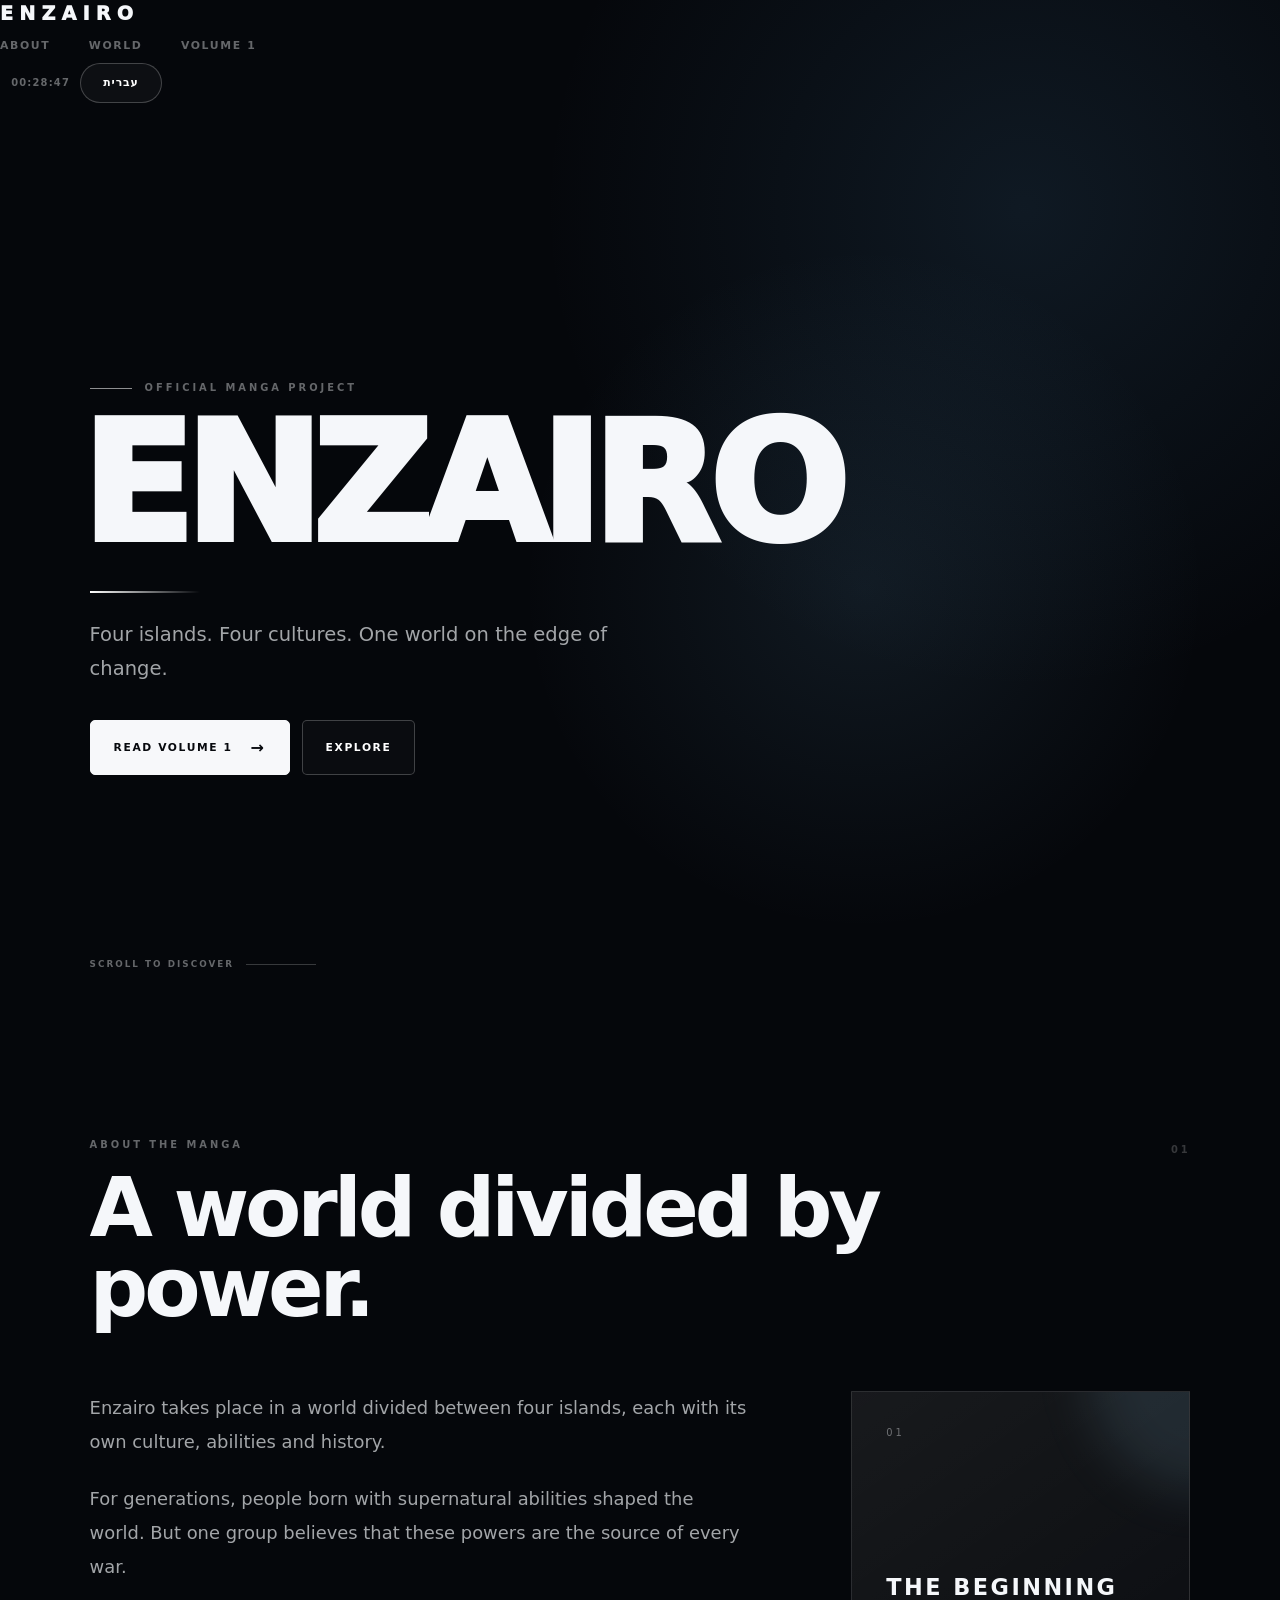
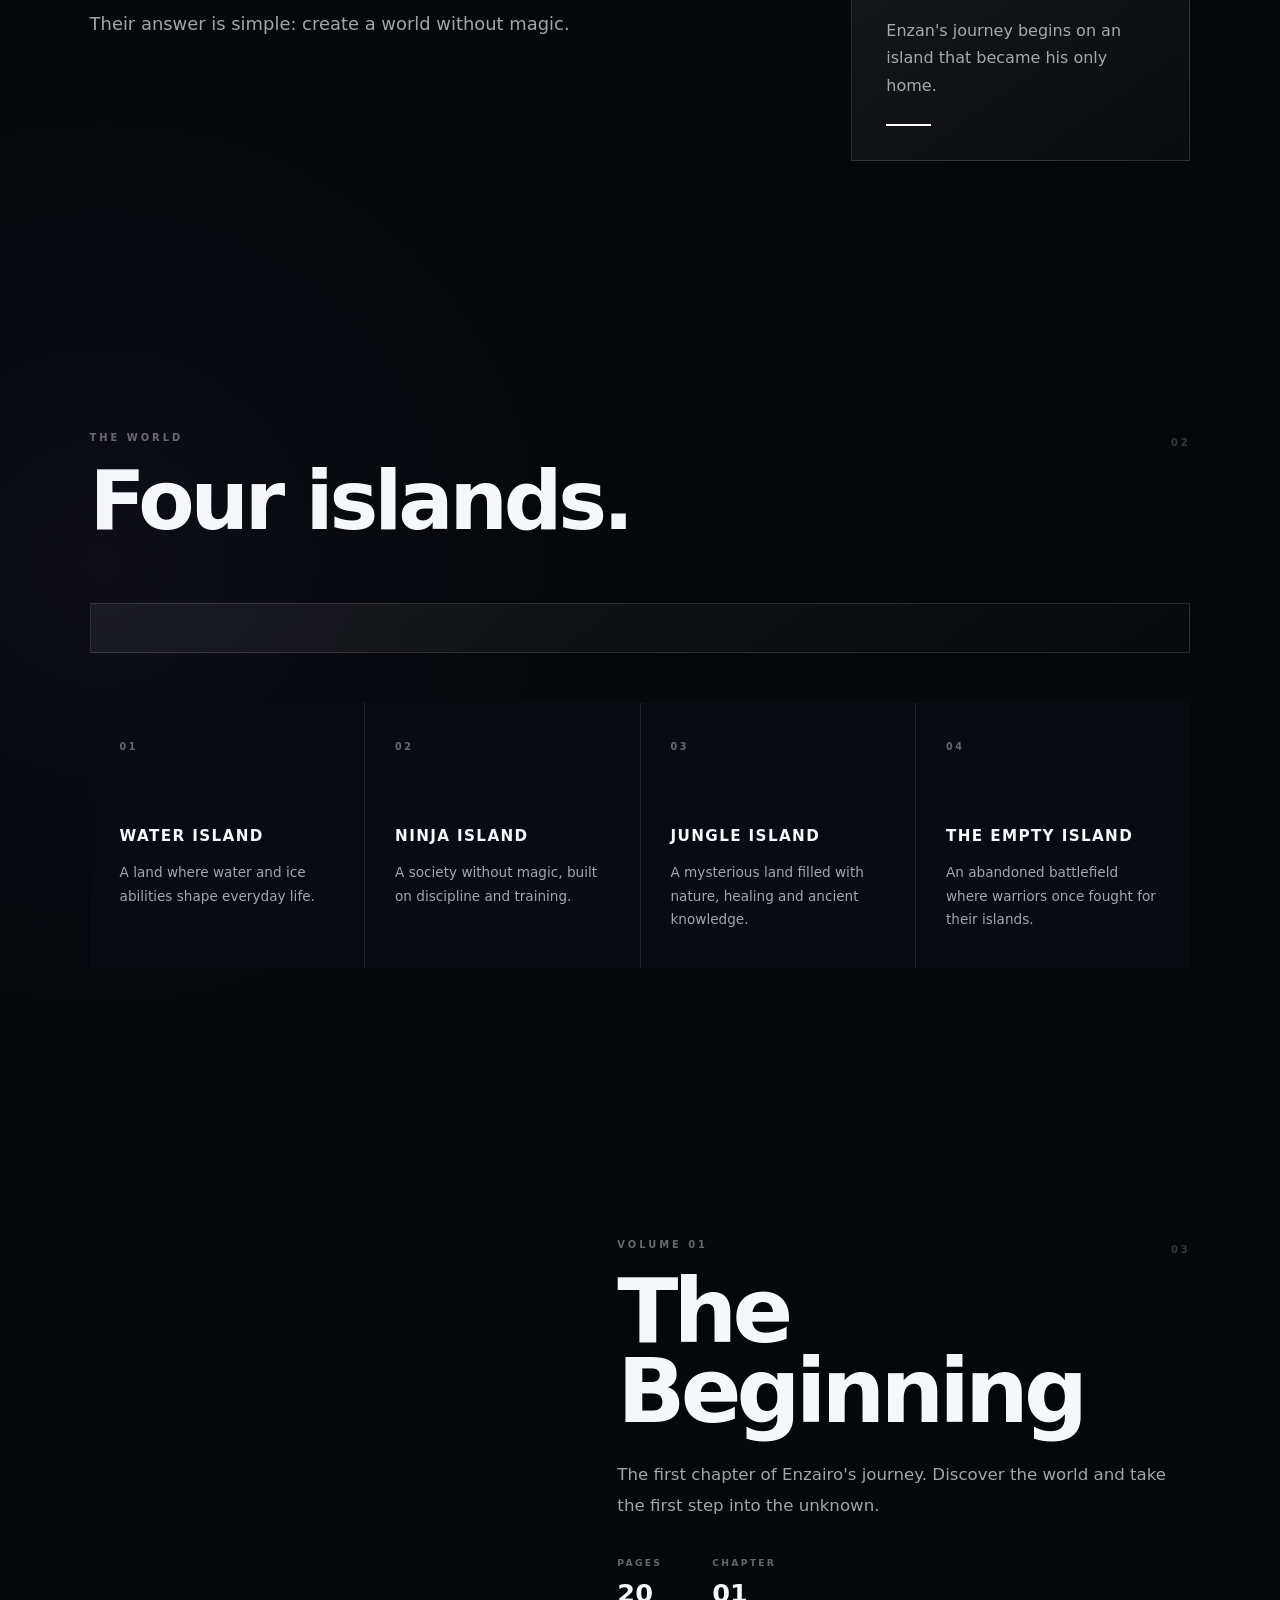
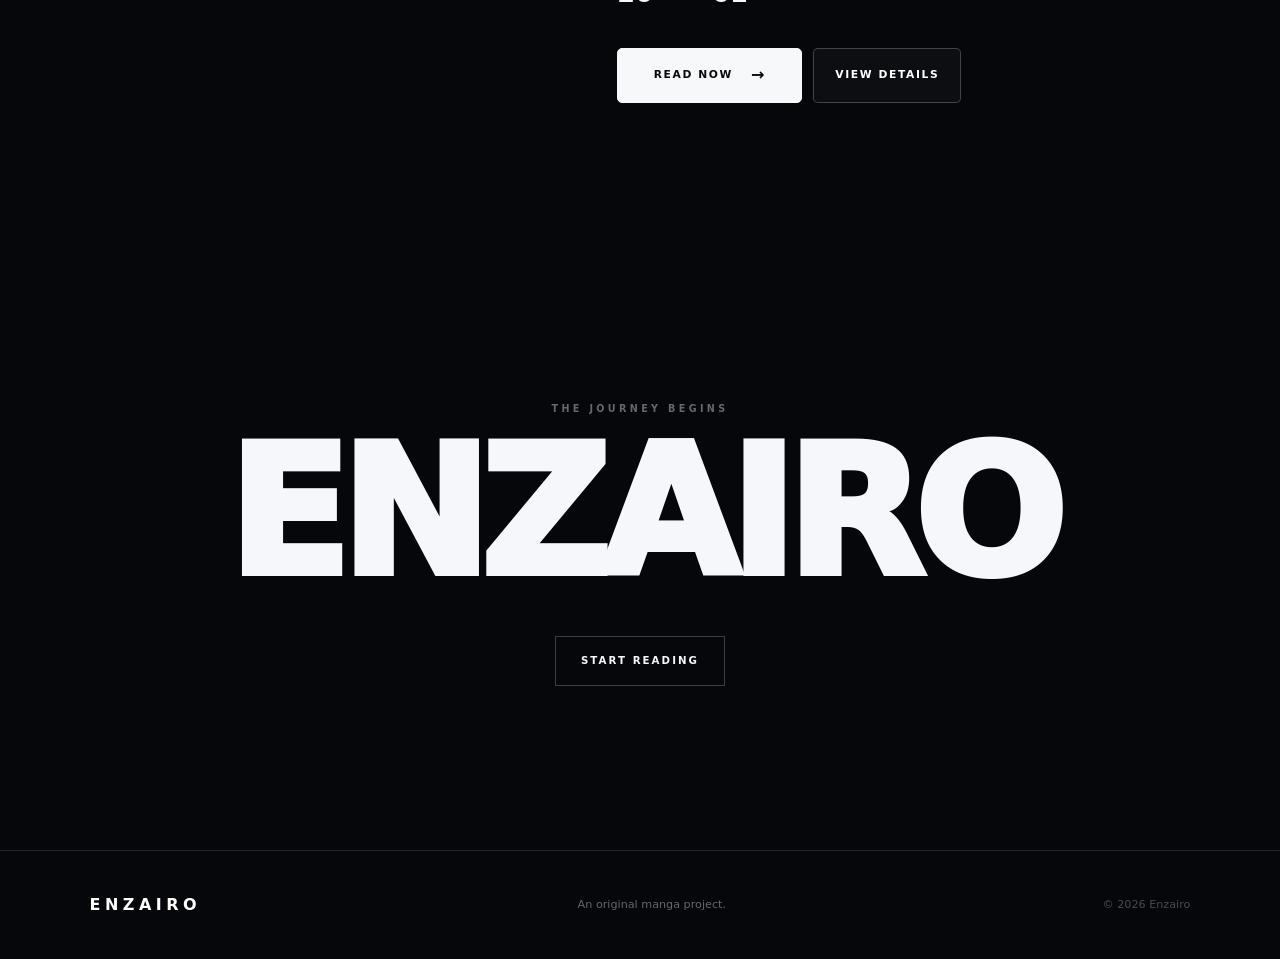
<file: index.html>
<!DOCTYPE html>
<html lang="en">
<head>
    <meta charset="UTF-8">
    <meta name="viewport" content="width=device-width, initial-scale=1.0">
    <meta name="theme-color" content="#06080d">
    <meta name="description" content="Enzairo — an original manga project. Explore the world and read Volume 1.">

    <title>Enzairo — Official Manga</title>

    <link rel="stylesheet" href="style.css">
</head>

<body>

    <!-- BACKGROUND -->
    <div class="background">
        <div class="glow glow-one"></div>
        <div class="glow glow-two"></div>
        <div class="noise"></div>
    </div>

    <!-- NAVBAR -->
    <header class="navbar">

        <a href="index.html" class="logo">
            ENZAIRO
        </a>

        <nav aria-label="Main navigation">
            <a href="#about" data-i18n="navAbout">About</a>
            <a href="#world" data-i18n="navWorld">World</a>
            <a href="#volume" data-i18n="navVolume">Volume 1</a>
        </nav>

        <div class="nav-tools">
            <span id="clock" class="clock" aria-label="Israel time">00:00:00</span>
            <button id="languageBtn" class="language-button" type="button" aria-label="Change language">עברית</button>
            <button id="menuButton" class="menu-button" type="button" aria-label="Open menu" aria-expanded="false">☰</button>
        </div>

    </header>


    <!-- HERO -->
    <main>

        <section class="hero">

            <div class="hero-content reveal">

                <div class="eyebrow">
                    <span></span>
                    <p data-i18n="official">OFFICIAL MANGA PROJECT</p>
                </div>

                <h1>
                    ENZAIRO
                </h1>

                <div class="hero-line"></div>

                <p class="hero-subtitle" data-i18n="heroSubtitle">
                    Four islands. Four cultures. One world on the edge of change.
                </p>

                <div class="hero-buttons">

                    <a href="reader.html" class="button button-primary">
                        <span data-i18n="readVolume">READ VOLUME 1</span>
                        <span class="arrow">→</span>
                    </a>

                    <a href="#world" class="button button-secondary">
                        <span data-i18n="explore">EXPLORE</span>
                    </a>

                </div>

            </div>

            <div class="scroll-indicator">
                <span data-i18n="scroll">SCROLL TO DISCOVER</span>
                <div></div>
            </div>

        </section>


        <!-- ABOUT -->
        <section id="about" class="section about-section">

            <div class="section-number">
                01
            </div>

            <div class="section-heading reveal">

                <p class="section-label" data-i18n="aboutLabel">
                    ABOUT THE MANGA
                </p>

                <h2 data-i18n="aboutTitle">
                    A world divided by power.
                </h2>

            </div>


            <div class="about-grid">

                <div class="about-text reveal">

                    <p data-i18n="aboutText1">
                        Enzairo takes place in a world divided between four islands,
                        each with its own culture, abilities and history.
                    </p>

                    <p data-i18n="aboutText2">
                        For generations, people born with supernatural abilities
                        shaped the world. But one group believes that these powers
                        are the source of every war.
                    </p>

                    <p data-i18n="aboutText3">
                        Their answer is simple: create a world without magic.
                    </p>

                </div>


                <div class="about-card reveal">

                    <div class="card-number">
                        01
                    </div>

                    <h3 data-i18n="cardTitle">
                        THE BEGINNING
                    </h3>

                    <p data-i18n="cardText">
                        Enzan's journey begins on an island that became his only home.
                    </p>

                    <div class="card-line"></div>

                </div>

            </div>

        </section>


        <!-- WORLD -->
        <section id="world" class="section world-section">

            <div class="section-number">
                02
            </div>

            <div class="section-heading reveal">

                <p class="section-label" data-i18n="worldLabel">
                    THE WORLD
                </p>

                <h2 data-i18n="worldTitle">
                    Four islands.
                </h2>

            </div>


            <div class="world-image reveal">

            </div>


            <div class="islands-grid">

                <article class="island-card reveal">

                    <span>01</span>

                    <h3 data-i18n="island1Title">
                        WATER ISLAND
                    </h3>

                    <p data-i18n="island1Text">
                        A land where water and ice abilities shape everyday life.
                    </p>

                </article>


                <article class="island-card reveal">

                    <span>02</span>

                    <h3 data-i18n="island2Title">
                        NINJA ISLAND
                    </h3>

                    <p data-i18n="island2Text">
                        A society without magic, built on discipline and training.
                    </p>

                </article>


                <article class="island-card reveal">

                    <span>03</span>

                    <h3 data-i18n="island3Title">
                        JUNGLE ISLAND
                    </h3>

                    <p data-i18n="island3Text">
                        A mysterious land filled with nature, healing and ancient knowledge.
                    </p>

                </article>


                <article class="island-card reveal">

                    <span>04</span>

                    <h3 data-i18n="island4Title">
                        THE EMPTY ISLAND
                    </h3>

                    <p data-i18n="island4Text">
                        An abandoned battlefield where warriors once fought for their islands.
                    </p>

                </article>

            </div>

        </section>


        <!-- VOLUME -->
        <section id="volume" class="section volume-section">

            <div class="section-number">
                03
            </div>

            <div class="volume-layout">

                <div class="volume-cover reveal">

                    <div class="cover-shadow"></div>

                </div>


                <div class="volume-info reveal">

                    <p class="section-label" data-i18n="volumeLabel">
                        VOLUME 01
                    </p>

                    <h2 data-i18n="volumeTitle">
                        The Beginning
                    </h2>

                    <p data-i18n="volumeDescription">
                        The first chapter of Enzairo's journey.
                        Discover the world and take the first step into the unknown.
                    </p>

                    <div class="volume-meta">

                        <div>
                            <span data-i18n="pagesLabel">PAGES</span>
                            <strong>20</strong>
                        </div>

                        <div>
                            <span data-i18n="chapterLabel">CHAPTER</span>
                            <strong>01</strong>
                        </div>

                    </div>

                    <div class="volume-actions">
                        <a href="reader.html" class="button button-primary large"><span data-i18n="readNow">READ NOW</span><span class="arrow">→</span></a>
                        <button id="detailsButton" class="details-button" type="button" data-i18n="details">VIEW DETAILS</button>
                    </div>

                </div>

            </div>

        </section>


        <!-- FINAL CTA -->
        <section class="final-section reveal">

            <p data-i18n="finalLabel">
                THE JOURNEY BEGINS
            </p>

            <h2>
                ENZAIRO
            </h2>

            <a href="reader.html" class="final-button" data-i18n="startReading">
                START READING
            </a>

        </section>

    </main>

    <div id="volumeModal" class="modal" aria-hidden="true">
        <div class="modal-panel" role="dialog" aria-modal="true" aria-labelledby="modalTitle">
            <button id="modalClose" class="modal-close" type="button" aria-label="Close">×</button>
            <div class="modal-grid">
                <div>
                    <p class="section-label" data-i18n="volumeLabel">VOLUME 01</p>
                    <h2 id="modalTitle" data-i18n="volumeTitle">The Beginning</h2>
                    <p data-i18n="modalDescription">The first volume of Enzairo. Explore the story one page at a time.</p>
                    <div class="modal-list" aria-label="Volume pages">
                        <button class="modal-page" data-page="1">01</button><button class="modal-page" data-page="2">02</button><button class="modal-page" data-page="3">03</button><button class="modal-page" data-page="4">04</button>
                        <button class="modal-page" data-page="5">05</button><button class="modal-page" data-page="6">06</button><button class="modal-page" data-page="7">07</button><button class="modal-page" data-page="8">08</button>
                        <button class="modal-page" data-page="9">09</button><button class="modal-page" data-page="10">10</button><button class="modal-page" data-page="11">11</button><button class="modal-page" data-page="12">12</button>
                        <button class="modal-page" data-page="13">13</button><button class="modal-page" data-page="14">14</button><button class="modal-page" data-page="15">15</button><button class="modal-page" data-page="16">16</button>
                        <button class="modal-page" data-page="17">17</button><button class="modal-page" data-page="18">18</button><button class="modal-page" data-page="19">19</button><button class="modal-page" data-page="20">20</button>
                    </div>
                </div>
            </div>
        </div>
    </div>

    <!-- FOOTER -->
    <footer>

        <div class="footer-logo">
            ENZAIRO
        </div>

        <p data-i18n="footer">
            An original manga project.
        </p>

        <p class="copyright">
            © 2026 Enzairo
        </p>

    </footer>


    <script src="reader.js"></script>

</body>
</html>
</file>
<file: style.css>
:root{
  --bg:#05070b;--bg-2:#090d14;--surface:rgba(255,255,255,.055);--surface-2:rgba(255,255,255,.085);
  --line:rgba(255,255,255,.12);--line-strong:rgba(255,255,255,.22);--text:#f5f7fa;--muted:rgba(245,247,250,.66);--dim:rgba(245,247,250,.4);
  --accent:#b9ddf7;--max:1380px;--ease:cubic-bezier(.2,.8,.2,1);
}
*{box-sizing:border-box;margin:0;padding:0}html{scroll-behavior:smooth;background:var(--bg)}body{min-width:320px;overflow-x:hidden;background:radial-gradient(circle at 80% 5%,rgba(77,137,184,.14),transparent 30rem),radial-gradient(circle at 8% 52%,rgba(107,83,139,.09),transparent 28rem),var(--bg);color:var(--text);font-family:Inter,ui-sans-serif,system-ui,-apple-system,BlinkMacSystemFont,"Segoe UI",Arial,sans-serif;line-height:1.5}body::selection{background:#fff;color:#05070b}a{color:inherit;text-decoration:none}button{font:inherit}img{max-width:100%;height:auto}main{position:relative}
.background{position:fixed;inset:0;pointer-events:none;z-index:-2;overflow:hidden}.glow{position:absolute;width:38rem;height:38rem;border-radius:50%;filter:blur(45px);opacity:.08}.glow-one{right:-18rem;top:-14rem;background:#4d8bb9}.glow-two{left:-20rem;bottom:-18rem;background:#67517e;}.noise{display:none}
50%{transform:translate3d(2rem,-2rem,0)}}
.navbar{position:fixed;inset:0 0 auto;height:78px;padding:0 clamp(18px,5vw,76px);display:flex;align-items:center;justify-content:space-between;gap:25px;z-index:1000;border-bottom:1px solid transparent;background:rgba(5,7,11,.46);backdrop-filter:blur(22px) saturate(145%);transition:.35s var(--ease)}.navbar.scrolled{height:68px;background:rgba(5,7,11,.9);border-color:var(--line)}.logo,.reader-logo{font-weight:950;letter-spacing:.32em;font-size:1.2rem;white-space:nowrap;transition:.3s var(--ease)}.logo:hover,.reader-logo:hover{letter-spacing:.4em}.navbar nav{display:flex;align-items:center;gap:clamp(20px,3vw,48px)}.navbar nav a{position:relative;padding:9px 0;color:var(--dim);font-size:.68rem;font-weight:800;letter-spacing:.15em;text-transform:uppercase;transition:.25s ease}.navbar nav a::after{content:"";position:absolute;left:0;right:100%;bottom:0;height:2px;background:#fff;transition:.3s var(--ease)}.navbar nav a:hover,.navbar nav a.active{color:#fff}.navbar nav a:hover::after,.navbar nav a.active::after{right:0}.nav-tools{display:flex;align-items:center;gap:10px}.clock{min-width:70px;color:var(--dim);font-size:.62rem;font-weight:800;letter-spacing:.12em;text-align:right;font-variant-numeric:tabular-nums}.language-button{min-width:82px;height:40px;padding:0 15px;border:1px solid var(--line-strong);border-radius:999px;background:rgba(255,255,255,.035);color:#fff;cursor:pointer;font-size:.68rem;font-weight:850;letter-spacing:.08em;transition:.3s var(--ease)}.language-button:hover{background:#fff;color:#080a0f;transform:translateY(-2px)}.menu-button{display:none;width:42px;height:42px;border:1px solid var(--line);border-radius:50%;background:rgba(255,255,255,.04);color:#fff;cursor:pointer}
.hero{position:relative;min-height:100svh;max-width:1600px;margin:auto;padding:150px clamp(24px,7vw,110px) 100px;display:flex;align-items:center;overflow:hidden}.hero::before{content:"";position:absolute;inset:8% 0 0 35%;background:radial-gradient(circle,rgba(111,173,216,.11),transparent 58%);pointer-events:none}.hero-content{position:relative;z-index:5;width:min(720px)}.eyebrow{display:flex;align-items:center;gap:13px;margin-bottom:24px}.eyebrow span{width:42px;height:1px;background:rgba(255,255,255,.55)}.eyebrow p,.section-label{font-size:.62rem;font-weight:850;letter-spacing:.3em;text-transform:uppercase;color:var(--dim)}.hero h1{margin-left:-.06em;font-size:clamp(72px,12.8vw,180px);line-height:.8;font-weight:950;letter-spacing:-.055em}.hero-line{width:110px;height:2px;margin:40px 0 25px;background:linear-gradient(90deg,#fff,transparent)}.hero-subtitle{max-width:560px;font-size:clamp(1rem,1.65vw,1.22rem);line-height:1.75;color:var(--muted)}.hero-buttons{display:flex;flex-wrap:wrap;gap:12px;margin-top:34px}.button{min-height:55px;padding:0 23px;display:inline-flex;align-items:center;justify-content:center;gap:18px;border:1px solid var(--line-strong);border-radius:5px;font-size:.67rem;font-weight:900;letter-spacing:.15em;text-transform:uppercase;transition:.35s var(--ease)}.button-primary{background:#f7f8fa;color:#07090d;border-color:#f7f8fa}.button-primary:hover{transform:translateY(-4px);box-shadow:0 18px 50px rgba(255,255,255,.12)}.button-secondary{background:rgba(255,255,255,.025);color:#fff}.button-secondary:hover{background:rgba(255,255,255,.09);transform:translateY(-4px)}.arrow{font-size:1rem;transition:.3s var(--ease)}.button:hover .arrow{transform:translateX(5px)}.hero-character{position:absolute;z-index:2;right:3%;bottom:-2%;width:min(48vw,680px);transition:transform .2s ease-out;will-change:transform}.character-glow{position:absolute;inset:18% 8% 4%;border-radius:50%;background:radial-gradient(ellipse,rgba(83,145,190,.32),transparent 68%);filter:blur(45px);z-index:-1}.hero-character img{display:block;width:100%;filter:drop-shadow(0 35px 45px rgba(0,0,0,.72));mask-image:linear-gradient(to bottom,#000 84%,transparent 100%)}.scroll-indicator{position:absolute;bottom:32px;left:clamp(24px,7vw,110px);display:flex;align-items:center;gap:12px;color:var(--dim);font-size:.55rem;font-weight:800;letter-spacing:.23em;text-transform:uppercase}.scroll-indicator div{width:70px;height:1px;background:rgba(255,255,255,.2)}
.section{position:relative;max-width:var(--max);margin:auto;padding:135px clamp(24px,7vw,100px)}.section-number{position:absolute;top:140px;right:clamp(24px,7vw,100px);font-size:.62rem;font-weight:800;letter-spacing:.28em;color:rgba(255,255,255,.2)}.section-heading{margin-bottom:62px}.section-heading h2{max-width:850px;margin-top:15px;font-size:clamp(44px,6.5vw,82px);line-height:.98;letter-spacing:-.05em;font-weight:900}.reveal{opacity:0;transform:translateY(30px);transition:opacity .75s ease,transform .75s var(--ease)}.reveal.visible{opacity:1;transform:none}
.about-grid{display:grid;grid-template-columns:minmax(0,1.4fr) minmax(280px,.72fr);gap:clamp(45px,8vw,110px)}.about-text{max-width:720px}.about-text p{margin-bottom:23px;color:var(--muted);font-size:clamp(1rem,1.5vw,1.12rem);line-height:1.9}.about-card{position:relative;min-height:350px;padding:34px;border:1px solid var(--line);background:linear-gradient(145deg,rgba(255,255,255,.075),rgba(255,255,255,.018));overflow:hidden;transition:.4s var(--ease)}.about-card::after{content:"";position:absolute;width:230px;height:230px;right:-130px;top:-130px;border-radius:50%;background:rgba(145,200,235,.12);filter:blur(25px)}.about-card:hover{transform:translateY(-7px);border-color:rgba(255,255,255,.22)}.card-number{font-size:.62rem;letter-spacing:.28em;color:var(--dim)}.about-card h3{margin-top:130px;font-size:1.4rem;letter-spacing:.11em}.about-card p{margin-top:13px;color:var(--muted);line-height:1.7}.card-line{width:45px;height:2px;margin-top:25px;background:#fff}
.world-section{max-width:1500px}.world-image{position:relative;margin-bottom:50px;padding:clamp(10px,2vw,24px);border:1px solid var(--line);background:linear-gradient(145deg,rgba(255,255,255,.06),rgba(255,255,255,.012));overflow:hidden}.world-image img{display:block;width:100%;max-height:650px;object-fit:contain;opacity:.95}.world-image::after{content:"";position:absolute;inset:0;background:linear-gradient(100deg,transparent 25%,rgba(255,255,255,.08),transparent 70%);transform:translateX(-120%);animation:mapShine 9s ease-in-out infinite;pointer-events:none}@keyframes mapShine{0%,45%{transform:translateX(-120%)}70%,100%{transform:translateX(120%)}}.islands-grid{display:grid;grid-template-columns:repeat(4,1fr);gap:1px;background:var(--line)}.island-card{position:relative;min-height:265px;padding:30px;background:#080b11;overflow:hidden;transition:.4s var(--ease)}.island-card::after{content:"";position:absolute;left:0;right:0;bottom:0;height:2px;background:linear-gradient(90deg,transparent,#fff,transparent);transform:scaleX(0);transition:.4s var(--ease)}.island-card:hover{background:#10151e;transform:translateY(-6px);z-index:2}.island-card:hover::after{transform:scaleX(1)}.island-card>span{font-size:.6rem;font-weight:800;letter-spacing:.27em;color:var(--dim)}.island-card h3{margin:68px 0 13px;font-size:.95rem;letter-spacing:.09em}.island-card p{color:var(--muted);font-size:.85rem;line-height:1.75}
.volume-section{max-width:1320px}.volume-layout{display:grid;grid-template-columns:minmax(280px,.72fr) minmax(0,1fr);gap:clamp(55px,9vw,120px);align-items:center}.volume-cover{position:relative;width:min(100%,430px);margin:auto;perspective:1000px}.volume-cover img{position:relative;display:block;width:100%;border:1px solid var(--line-strong);box-shadow:0 35px 75px rgba(0,0,0,.58);transition:.55s var(--ease)}.volume-cover:hover img{transform:rotateY(-6deg) rotateX(2deg) translateY(-9px)}.cover-shadow{position:absolute;inset:25px -22px -35px 22px;background:#000;filter:blur(32px);opacity:.75;z-index:-1}.volume-info h2{font-size:clamp(52px,7vw,92px);line-height:.9;letter-spacing:-.055em;margin:18px 0 28px}.volume-info>p:not(.section-label){max-width:610px;color:var(--muted);font-size:1.04rem;line-height:1.85;margin-bottom:34px}.volume-meta{display:flex;gap:50px;margin-bottom:36px}.volume-meta div{display:flex;flex-direction:column;gap:4px}.volume-meta span{font-size:.58rem;font-weight:800;letter-spacing:.24em;color:var(--dim)}.volume-meta strong{font-size:1.6rem}.large{min-width:185px}.volume-actions{display:flex;flex-wrap:wrap;gap:11px}.details-button{min-height:55px;padding:0 21px;border:1px solid var(--line-strong);background:rgba(255,255,255,.03);color:#fff;cursor:pointer;border-radius:5px;font-size:.67rem;font-weight:900;letter-spacing:.15em;text-transform:uppercase;transition:.35s var(--ease)}.details-button:hover{background:rgba(255,255,255,.1);transform:translateY(-4px)}
.final-section{min-height:68vh;display:flex;flex-direction:column;align-items:center;justify-content:center;padding:120px 25px;text-align:center}.final-section p{font-size:.6rem;font-weight:800;letter-spacing:.35em;color:var(--dim);margin-bottom:28px}.final-section h2{font-size:clamp(66px,14vw,190px);line-height:.78;letter-spacing:-.055em;font-weight:950;margin-bottom:52px}.final-button{padding:16px 25px;border:1px solid var(--line-strong);font-size:.64rem;font-weight:900;letter-spacing:.2em;transition:.35s var(--ease)}.final-button:hover{background:#fff;color:#07090d;transform:translateY(-4px)}
footer{max-width:1600px;margin:auto;padding:42px clamp(24px,7vw,100px);border-top:1px solid var(--line);display:flex;align-items:center;justify-content:space-between;gap:20px;color:var(--dim);font-size:.7rem}.footer-logo{font-size:1rem;letter-spacing:.28em;color:#fff;font-weight:900}.copyright{opacity:.7}
.modal{position:fixed;inset:0;z-index:2000;display:grid;place-items:center;padding:25px;background:rgba(2,4,8,.78);backdrop-filter:blur(14px);opacity:0;visibility:hidden;transition:.3s ease}.modal.open{opacity:1;visibility:visible}.modal-panel{position:relative;width:min(850px,100%);max-height:min(720px,90vh);overflow:auto;padding:clamp(25px,5vw,50px);border:1px solid var(--line-strong);background:linear-gradient(145deg,#10151e,#070a10);box-shadow:0 30px 100px rgba(0,0,0,.6);transform:translateY(18px) scale(.98);transition:.35s var(--ease)}.modal.open .modal-panel{transform:none}.modal-close{position:absolute;top:16px;right:16px;width:40px;height:40px;border:1px solid var(--line);border-radius:50%;background:rgba(255,255,255,.04);color:#fff;font-size:1.4rem;cursor:pointer}.modal-grid{display:grid;grid-template-columns:210px 1fr;gap:38px;align-items:center}.modal-cover{width:100%;border:1px solid var(--line-strong);box-shadow:0 20px 45px rgba(0,0,0,.45)}.modal-panel h2{font-size:clamp(40px,6vw,66px);line-height:.95;letter-spacing:-.045em;margin:12px 0 20px}.modal-panel p{color:var(--muted);line-height:1.8}.modal-list{display:grid;grid-template-columns:repeat(4,1fr);gap:8px;margin-top:24px}.modal-page{padding:12px 8px;border:1px solid var(--line);background:rgba(255,255,255,.025);color:#fff;text-align:center;font-size:.65rem;font-weight:800;letter-spacing:.08em;cursor:pointer}.modal-page:hover{background:#fff;color:#07090d}
.reader-body{min-height:100vh;background:radial-gradient(circle at 50% -20%,rgba(79,137,181,.12),transparent 32rem),#05070b}.reader-header{position:fixed;inset:0 0 auto;height:74px;padding:0 clamp(14px,4vw,55px);display:flex;align-items:center;justify-content:space-between;gap:20px;z-index:1000;background:rgba(5,7,11,.84);backdrop-filter:blur(20px);border-bottom:1px solid var(--line)}.reader-logo{font-size:1.03rem}.reader-title{display:flex;flex-direction:column;align-items:center;gap:2px}.reader-title span{font-size:.54rem;font-weight:800;letter-spacing:.28em;color:var(--dim)}.reader-title strong{font-size:.7rem;letter-spacing:.13em}.reader-actions{display:flex;align-items:center;gap:10px}.close-reader{width:40px;height:40px;display:flex;align-items:center;justify-content:center;border:1px solid var(--line);border-radius:50%;font-size:1.45rem;color:var(--muted);transition:.3s var(--ease)}.close-reader:hover{background:#fff;color:#07090d;transform:rotate(90deg)}.reader{min-height:100vh;padding:105px 24px 45px;display:flex;flex-direction:column;align-items:center}.reader-top{width:min(1000px,100%);display:flex;justify-content:space-between;align-items:center;margin-bottom:16px;padding:0 2px;color:var(--dim);font-size:.57rem;font-weight:800;letter-spacing:.2em}.manga-container{position:relative;width:min(1000px,100%);display:flex;align-items:center;justify-content:center}.page-wrapper{width:min(820px,100%);display:flex;justify-content:center;align-items:center;background:#fff;border:1px solid var(--line-strong);box-shadow:0 28px 80px rgba(0,0,0,.58);overflow:hidden}.page-wrapper img{display:block;width:100%;height:auto;max-height:calc(100vh - 160px);object-fit:contain;transition:opacity .18s ease,transform .22s ease;touch-action:pan-y}.page-wrapper img.page-changing{opacity:0;transform:scale(.985);user-select:none}.reader-arrow{position:absolute;top:50%;width:54px;height:54px;transform:translateY(-50%);display:grid;place-items:center;border:1px solid rgba(255,255,255,.17);border-radius:50%;background:rgba(8,11,16,.86);color:#fff;cursor:pointer;font-size:1.1rem;z-index:20;transition:.3s var(--ease);box-shadow:0 10px 30px rgba(0,0,0,.3)}.reader-arrow:hover{background:#fff;color:#05070b;transform:translateY(-50%) scale(1.08)}.reader-arrow:disabled{opacity:.2;cursor:not-allowed}.reader-arrow.left{left:10px}.reader-arrow.right{right:10px}.reader-bottom{width:min(820px,100%);margin-top:20px;display:flex;align-items:center;gap:16px}.reader-bottom button{border:0;background:none;color:var(--dim);cursor:pointer;font-size:.57rem;font-weight:850;letter-spacing:.16em}.reader-bottom button:hover{color:#fff}.reader-bottom button:disabled{opacity:.25;cursor:not-allowed}.progress{height:3px;flex:1;background:rgba(255,255,255,.09);overflow:hidden}.progress-fill{height:100%;width:5%;background:#fff;transition:width .25s ease}.reader-hint{margin-top:17px;color:var(--dim);font-size:.62rem;letter-spacing:.06em;text-align:center}
[dir="rtl"] .hero{text-align:right}[dir="rtl"] .hero-line{margin-right:0;margin-left:auto;background:linear-gradient(270deg,#fff,transparent)}[dir="rtl"] .eyebrow{flex-direction:row-reverse}[dir="rtl"] .scroll-indicator{left:auto;right:clamp(24px,7vw,110px)}[dir="rtl"] .section-number{right:auto;left:clamp(24px,7vw,100px)}[dir="rtl"] .volume-info{text-align:right}[dir="rtl"] .modal-close{right:auto;left:16px}
@media(max-width:1000px){.navbar nav{gap:20px}.clock{display:none}.hero-character{right:-8%;width:min(54vw,600px);opacity:.82}.about-grid{grid-template-columns:1fr}.about-card{min-height:280px}.about-card h3{margin-top:75px}.islands-grid{grid-template-columns:repeat(2,1fr)}.volume-layout{gap:55px}.modal-grid{grid-template-columns:170px 1fr}}
@media(max-width:760px){.navbar{height:66px}.navbar.scrolled{height:62px}.navbar nav{position:absolute;top:66px;left:12px;right:12px;display:none;flex-direction:column;align-items:stretch;gap:0;padding:8px 18px;border:1px solid var(--line);background:rgba(7,10,15,.96);backdrop-filter:blur(18px)}.navbar.nav-open nav{display:flex}.navbar nav a{padding:14px 4px;border-bottom:1px solid rgba(255,255,255,.06)}.navbar nav a:last-child{border-bottom:0}.menu-button{display:block}.hero{min-height:760px;padding:125px 24px 90px;align-items:flex-start}.hero-content{padding-top:50px}.hero h1{font-size:clamp(66px,20vw,130px)}.hero-character{right:-20%;bottom:0;width:72vw;opacity:.62}.scroll-indicator{display:none}.section{padding:100px 24px}.section-number{top:103px}.section-heading{margin-bottom:45px}.section-heading h2{font-size:clamp(42px,12vw,65px)}.islands-grid{grid-template-columns:1fr}.island-card{min-height:220px}.island-card h3{margin-top:48px}.volume-layout{grid-template-columns:1fr;gap:50px}.volume-cover{max-width:285px}.volume-info{text-align:center}.volume-info h2{font-size:clamp(50px,15vw,72px)}.volume-meta{justify-content:center;gap:38px}.volume-actions{justify-content:center}.final-section{min-height:58vh}.final-section h2{font-size:clamp(60px,17vw,105px)}footer{flex-direction:column;text-align:center;padding:38px 22px}.modal-grid{grid-template-columns:1fr}.modal-cover{width:170px;margin:auto}.modal-panel{text-align:center}.modal-list{grid-template-columns:repeat(4,1fr)}.reader-header{height:66px;padding:0 12px}.reader-logo{font-size:.82rem;letter-spacing:.22em}.reader-title{display:none}.reader-actions{gap:7px}.close-reader{width:37px;height:37px}.reader{padding:88px 8px 28px}.reader-top{padding:0 7px;margin-bottom:11px;font-size:.5rem}.page-wrapper{width:100%;border-color:rgba(255,255,255,.08)}.page-wrapper img{max-height:none;width:100%}.reader-arrow{width:42px;height:42px;font-size:.9rem;background:rgba(0,0,0,.7)}.reader-arrow.left{left:6px}.reader-arrow.right{right:6px}.reader-bottom{padding:0 6px;gap:11px}.reader-hint{line-height:1.6}}
@media(prefers-reduced-motion:reduce){html{scroll-behavior:auto}.glow,.world-image::after{animation:none}.reveal{opacity:1;transform:none;transition:none}.hero-character,.button,.island-card,.about-card,.volume-cover img{transition:none}}
html,body{width:100%}button,a{-webkit-tap-highlight-color:transparent}
</file>
